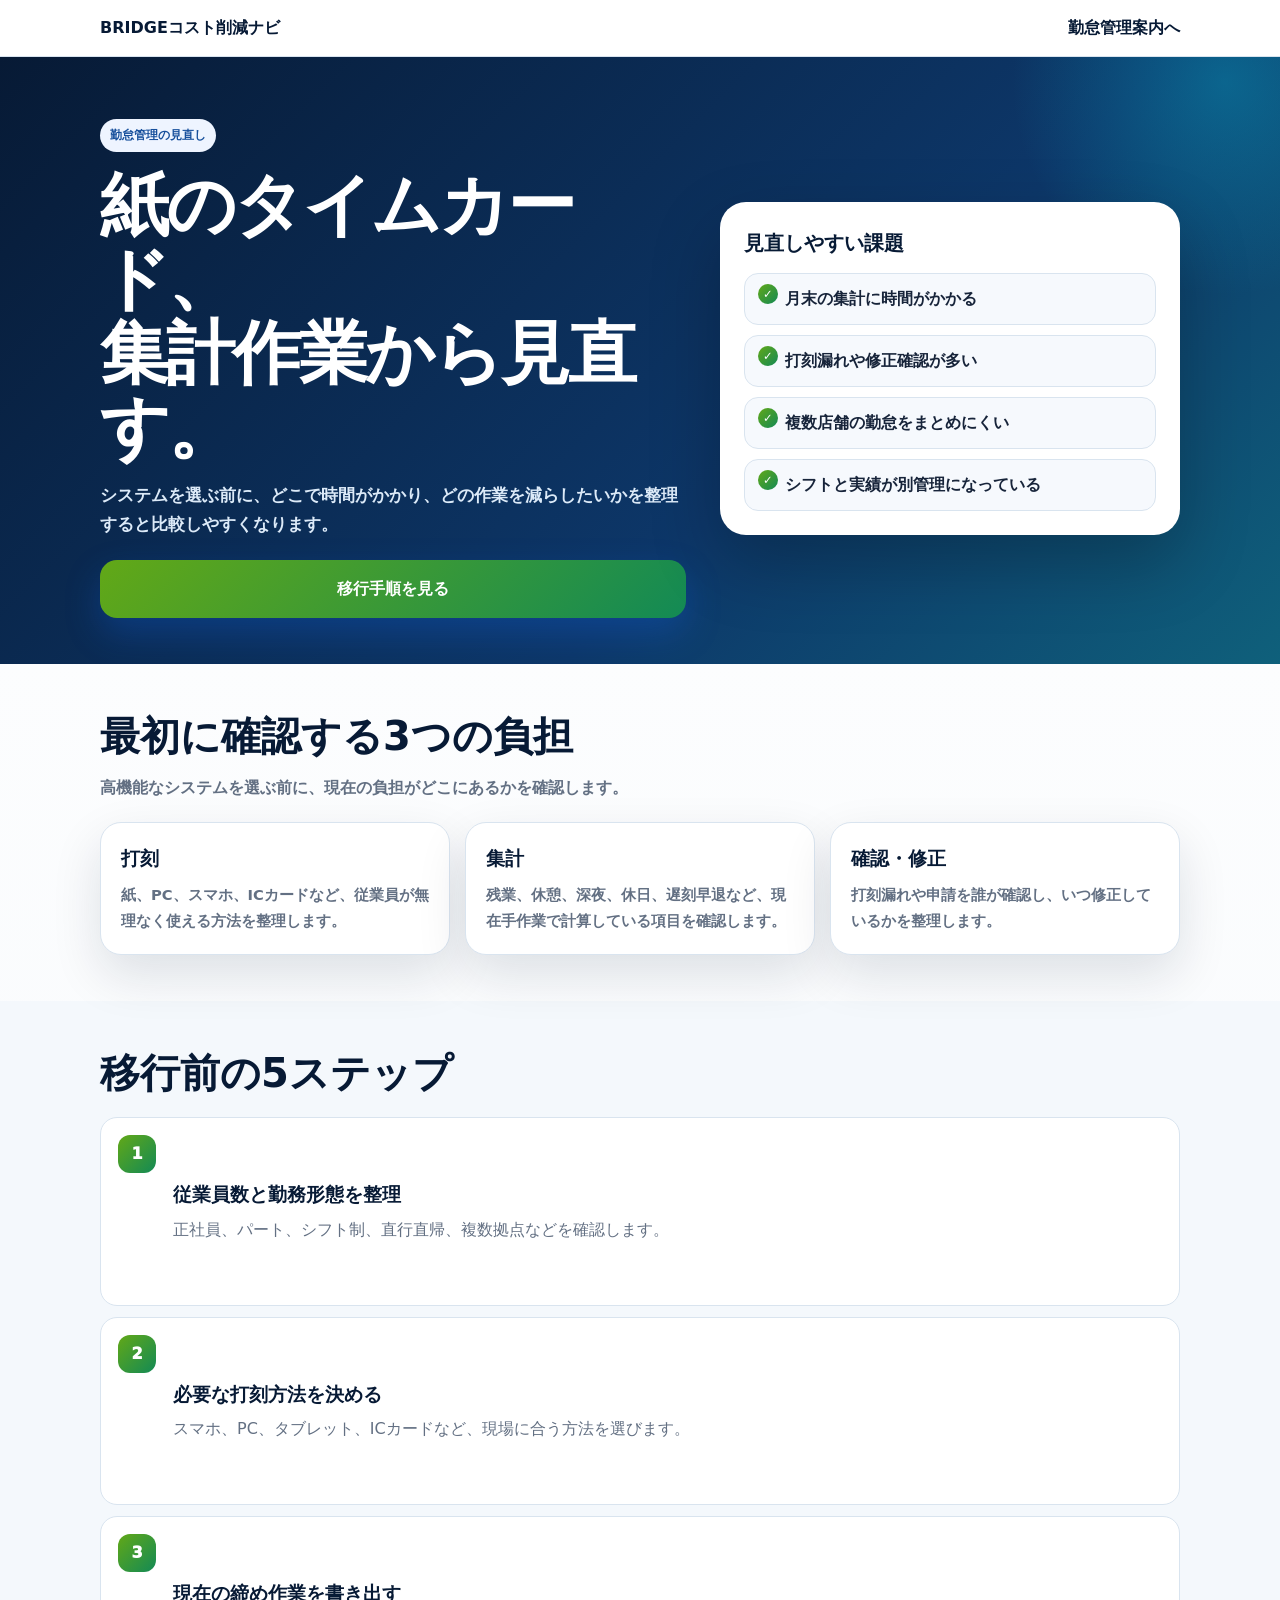
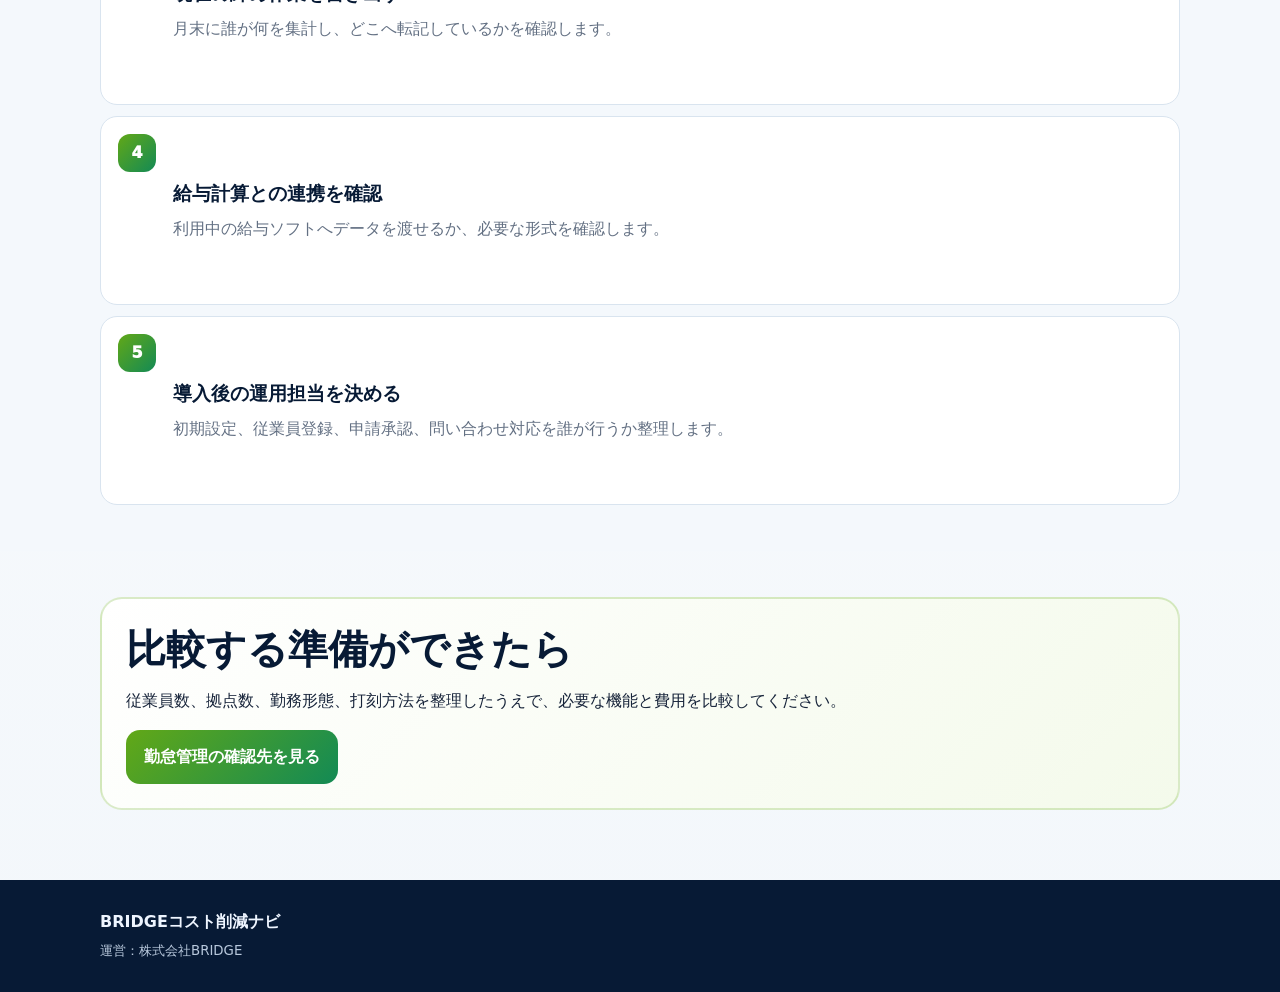
<file: attendance-paper-to-cloud.html>
<!doctype html>
<html lang="ja">
<head>
<meta charset="utf-8"><meta name="viewport" content="width=device-width,initial-scale=1">
<title>紙タイムカードから勤怠管理システムへ移行する前の確認項目｜BRIDGEコスト削減ナビ</title>
<meta name="description" content="紙タイムカードや表計算から勤怠管理システムへ移行する前に、従業員数、勤務形態、打刻方法、集計、給与連携、費用をどう整理するか解説します。">
<link rel="canonical" href="https://bridgecoltdhashimoto-commits.github.io/bridge-business-cost-nav/attendance-paper-to-cloud.html">
<meta property="og:title" content="紙タイムカードから勤怠管理システムへ移行する前に"><meta property="og:description" content="打刻・集計・シフト・給与連携の確認項目を整理します。"><meta property="og:type" content="article"><meta property="og:url" content="https://bridgecoltdhashimoto-commits.github.io/bridge-business-cost-nav/attendance-paper-to-cloud.html">
<link rel="stylesheet" href="assets/ad-lp.css?v=20260713-1"><style>:root{--accent:#62a817;--accent2:#138a55}.article-nav{padding:14px 0;border-bottom:1px solid var(--line);background:#fff}.article-nav .wrap{display:flex;justify-content:space-between;gap:12px}.article-nav a{text-decoration:none;font-weight:900;color:var(--navy)}.article{padding:46px 0}.article h2{color:var(--navy);font-size:clamp(1.65rem,3.7vw,2.5rem);line-height:1.3;margin:0 0 12px}.article>div>p{color:var(--muted);font-weight:700}.problem{display:grid;grid-template-columns:repeat(3,1fr);gap:15px;margin-top:20px}.problem .card h3{color:var(--navy);margin-bottom:7px}.steps{display:grid;gap:11px;margin-top:18px}.steps div{display:grid;grid-template-columns:42px 1fr;gap:13px;padding:17px;border:1px solid var(--line);border-radius:17px;background:#fff}.steps span{width:38px;height:38px;display:grid;place-items:center;border-radius:12px;color:#fff;font-weight:1000;background:linear-gradient(135deg,var(--accent),var(--accent2))}.steps h3{margin:0 0 4px;color:var(--navy)}.steps p{margin:0;color:var(--muted)}.next{padding:24px;border:2px solid rgba(98,168,23,.23);border-radius:22px;background:linear-gradient(135deg,#fff,#f4faeb)}.next a{display:inline-flex;margin-top:15px;padding:13px 18px;border-radius:14px;color:#fff;text-decoration:none;font-weight:1000;background:linear-gradient(135deg,var(--accent),var(--accent2))}@media(max-width:720px){.problem{grid-template-columns:1fr}}</style>
<script type="application/ld+json">{"@context":"https://schema.org","@type":"Article","headline":"紙タイムカードから勤怠管理システムへ移行する前の確認項目","author":{"@type":"Organization","name":"株式会社BRIDGE"},"publisher":{"@type":"Organization","name":"株式会社BRIDGE"},"mainEntityOfPage":"https://bridgecoltdhashimoto-commits.github.io/bridge-business-cost-nav/attendance-paper-to-cloud.html","dateModified":"2026-07-14"}</script>
</head><body>
<header class="article-nav"><div class="wrap"><a href="./">BRIDGEコスト削減ナビ</a><a href="timecard-guide.html">勤怠管理案内へ</a></div></header>
<main><section class="hero"><div class="wrap hero-grid"><div><span class="pr">勤怠管理の見直し</span><h1>紙のタイムカード、<br>集計作業から見直す。</h1><p>システムを選ぶ前に、どこで時間がかかり、どの作業を減らしたいかを整理すると比較しやすくなります。</p><a class="cta" href="#steps">移行手順を見る</a></div><aside class="hero-card"><h2>見直しやすい課題</h2><ul class="check"><li>月末の集計に時間がかかる</li><li>打刻漏れや修正確認が多い</li><li>複数店舗の勤怠をまとめにくい</li><li>シフトと実績が別管理になっている</li></ul></aside></div></section>
<section class="article"><div class="wrap"><h2>最初に確認する3つの負担</h2><p>高機能なシステムを選ぶ前に、現在の負担がどこにあるかを確認します。</p><div class="problem"><div class="card"><h3>打刻</h3><p>紙、PC、スマホ、ICカードなど、従業員が無理なく使える方法を整理します。</p></div><div class="card"><h3>集計</h3><p>残業、休憩、深夜、休日、遅刻早退など、現在手作業で計算している項目を確認します。</p></div><div class="card"><h3>確認・修正</h3><p>打刻漏れや申請を誰が確認し、いつ修正しているかを整理します。</p></div></div></div></section>
<section id="steps" class="article" style="background:var(--soft)"><div class="wrap"><h2>移行前の5ステップ</h2><div class="steps"><div><span>1</span><section><h3>従業員数と勤務形態を整理</h3><p>正社員、パート、シフト制、直行直帰、複数拠点などを確認します。</p></section></div><div><span>2</span><section><h3>必要な打刻方法を決める</h3><p>スマホ、PC、タブレット、ICカードなど、現場に合う方法を選びます。</p></section></div><div><span>3</span><section><h3>現在の締め作業を書き出す</h3><p>月末に誰が何を集計し、どこへ転記しているかを確認します。</p></section></div><div><span>4</span><section><h3>給与計算との連携を確認</h3><p>利用中の給与ソフトへデータを渡せるか、必要な形式を確認します。</p></section></div><div><span>5</span><section><h3>導入後の運用担当を決める</h3><p>初期設定、従業員登録、申請承認、問い合わせ対応を誰が行うか整理します。</p></section></div></div></div></section>
<section class="article"><div class="wrap"><div class="next"><h2>比較する準備ができたら</h2><p>従業員数、拠点数、勤務形態、打刻方法を整理したうえで、必要な機能と費用を比較してください。</p><a href="timecard-guide.html">勤怠管理の確認先を見る</a></div></div></section></main>
<footer><div class="wrap"><strong>BRIDGEコスト削減ナビ</strong><br><small>運営：株式会社BRIDGE</small></div></footer>
</body></html>
</file>
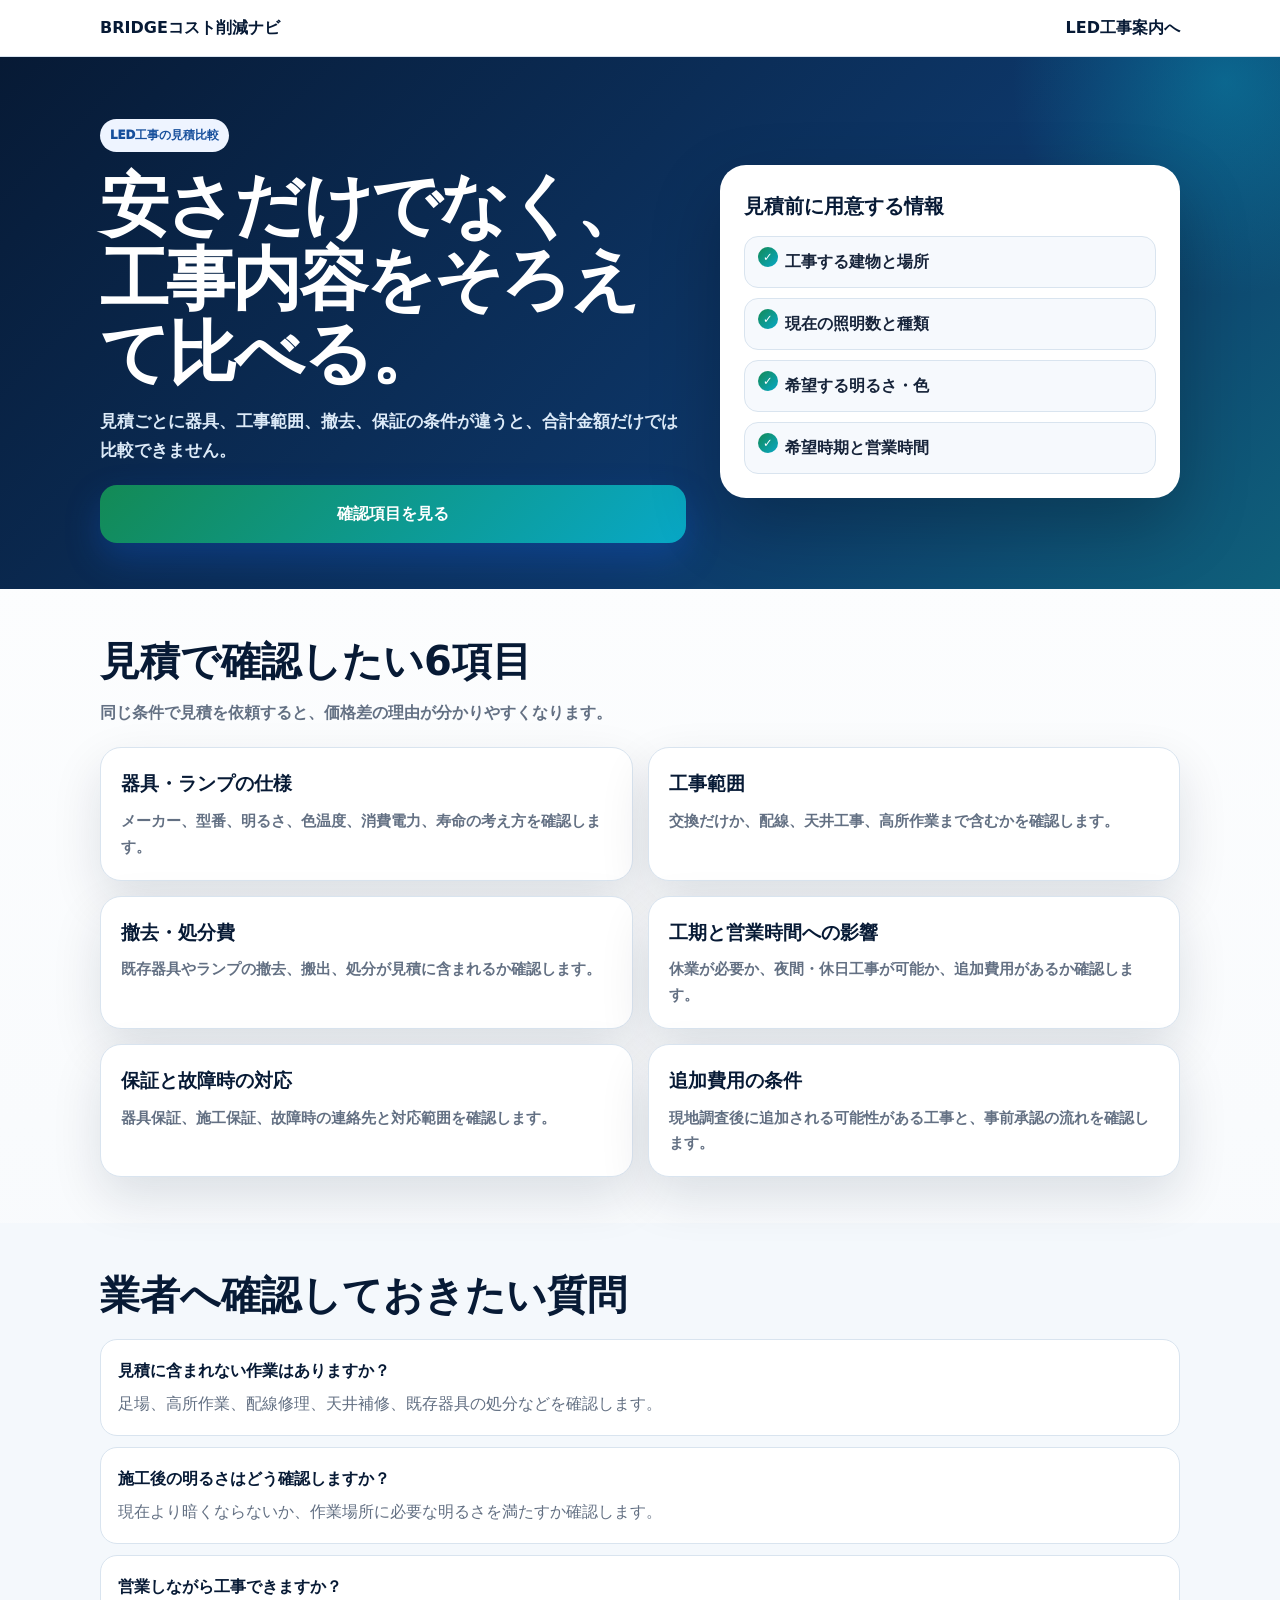
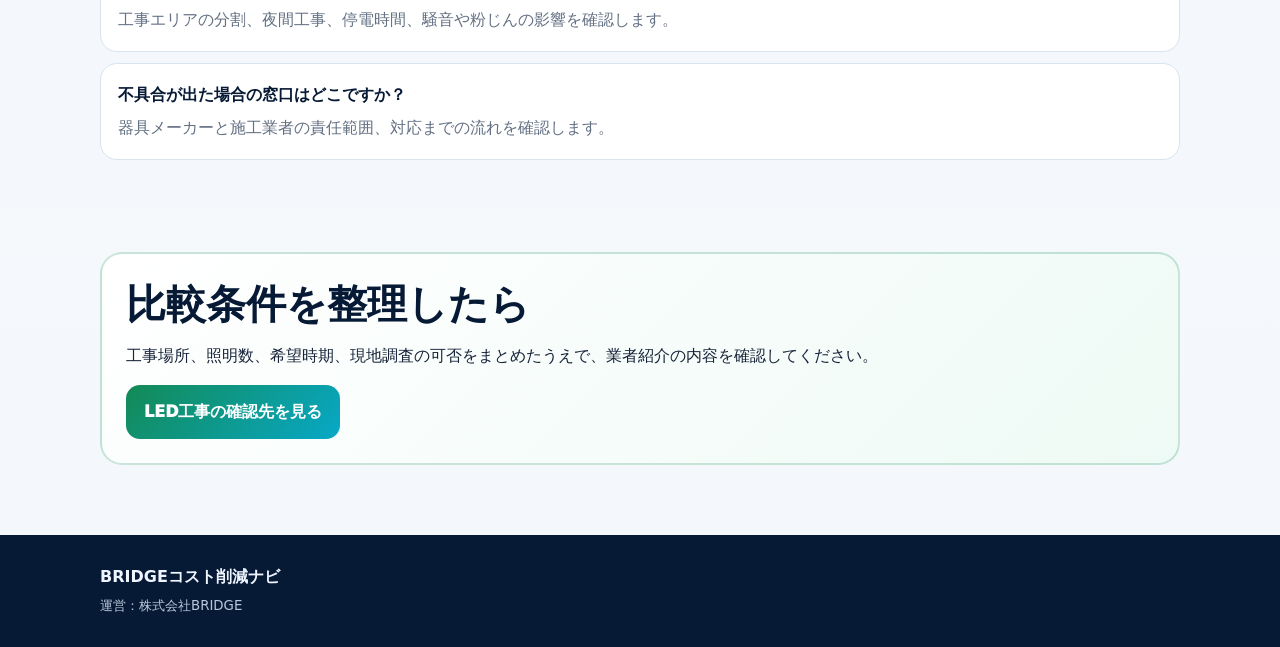
<file: led-estimate-checkpoints.html>
<!doctype html>
<html lang="ja">
<head>
<meta charset="utf-8"><meta name="viewport" content="width=device-width,initial-scale=1">
<title>LED工事の見積はどこを見る？比較前の確認項目｜BRIDGEコスト削減ナビ</title>
<meta name="description" content="店舗・事務所・工場のLED工事見積を比較するときに確認したい、工事範囲、器具、施工費、撤去費、保証、工期、現地調査のポイントを整理します。">
<link rel="canonical" href="https://bridgecoltdhashimoto-commits.github.io/bridge-business-cost-nav/led-estimate-checkpoints.html">
<meta property="og:title" content="LED工事の見積はどこを見る？"><meta property="og:description" content="価格だけでなく工事範囲、器具、保証、工期を比較します。"><meta property="og:type" content="article"><meta property="og:url" content="https://bridgecoltdhashimoto-commits.github.io/bridge-business-cost-nav/led-estimate-checkpoints.html">
<link rel="stylesheet" href="assets/ad-lp.css?v=20260713-1"><style>:root{--accent:#138a55;--accent2:#08a8c7}.article-nav{padding:14px 0;border-bottom:1px solid var(--line);background:#fff}.article-nav .wrap{display:flex;justify-content:space-between;gap:12px}.article-nav a{text-decoration:none;font-weight:900;color:var(--navy)}.article{padding:46px 0}.article h2{color:var(--navy);font-size:clamp(1.65rem,3.7vw,2.5rem);line-height:1.3;margin:0 0 12px}.article>div>p{color:var(--muted);font-weight:700}.checkpoints{display:grid;grid-template-columns:repeat(2,1fr);gap:15px;margin-top:20px}.checkpoints .card h3{color:var(--navy);margin-bottom:7px}.questions{display:grid;gap:11px;margin-top:18px}.questions div{padding:17px;border:1px solid var(--line);border-radius:17px;background:#fff}.questions b{display:block;color:var(--navy);margin-bottom:5px}.questions p{margin:0;color:var(--muted)}.next{padding:24px;border:2px solid rgba(19,138,85,.22);border-radius:22px;background:linear-gradient(135deg,#fff,#eefaf5)}.next a{display:inline-flex;margin-top:15px;padding:13px 18px;border-radius:14px;color:#fff;text-decoration:none;font-weight:1000;background:linear-gradient(135deg,var(--accent),var(--accent2))}@media(max-width:720px){.checkpoints{grid-template-columns:1fr}}</style>
<script type="application/ld+json">{"@context":"https://schema.org","@type":"Article","headline":"LED工事の見積はどこを見る？比較前の確認項目","author":{"@type":"Organization","name":"株式会社BRIDGE"},"publisher":{"@type":"Organization","name":"株式会社BRIDGE"},"mainEntityOfPage":"https://bridgecoltdhashimoto-commits.github.io/bridge-business-cost-nav/led-estimate-checkpoints.html","dateModified":"2026-07-14"}</script>
</head><body>
<header class="article-nav"><div class="wrap"><a href="./">BRIDGEコスト削減ナビ</a><a href="led-guide.html">LED工事案内へ</a></div></header>
<main><section class="hero"><div class="wrap hero-grid"><div><span class="pr">LED工事の見積比較</span><h1>安さだけでなく、<br>工事内容をそろえて比べる。</h1><p>見積ごとに器具、工事範囲、撤去、保証の条件が違うと、合計金額だけでは比較できません。</p><a class="cta" href="#points">確認項目を見る</a></div><aside class="hero-card"><h2>見積前に用意する情報</h2><ul class="check"><li>工事する建物と場所</li><li>現在の照明数と種類</li><li>希望する明るさ・色</li><li>希望時期と営業時間</li></ul></aside></div></section>
<section id="points" class="article"><div class="wrap"><h2>見積で確認したい6項目</h2><p>同じ条件で見積を依頼すると、価格差の理由が分かりやすくなります。</p><div class="checkpoints"><div class="card"><h3>器具・ランプの仕様</h3><p>メーカー、型番、明るさ、色温度、消費電力、寿命の考え方を確認します。</p></div><div class="card"><h3>工事範囲</h3><p>交換だけか、配線、天井工事、高所作業まで含むかを確認します。</p></div><div class="card"><h3>撤去・処分費</h3><p>既存器具やランプの撤去、搬出、処分が見積に含まれるか確認します。</p></div><div class="card"><h3>工期と営業時間への影響</h3><p>休業が必要か、夜間・休日工事が可能か、追加費用があるか確認します。</p></div><div class="card"><h3>保証と故障時の対応</h3><p>器具保証、施工保証、故障時の連絡先と対応範囲を確認します。</p></div><div class="card"><h3>追加費用の条件</h3><p>現地調査後に追加される可能性がある工事と、事前承認の流れを確認します。</p></div></div></div></section>
<section class="article" style="background:var(--soft)"><div class="wrap"><h2>業者へ確認しておきたい質問</h2><div class="questions"><div><b>見積に含まれない作業はありますか？</b><p>足場、高所作業、配線修理、天井補修、既存器具の処分などを確認します。</p></div><div><b>施工後の明るさはどう確認しますか？</b><p>現在より暗くならないか、作業場所に必要な明るさを満たすか確認します。</p></div><div><b>営業しながら工事できますか？</b><p>工事エリアの分割、夜間工事、停電時間、騒音や粉じんの影響を確認します。</p></div><div><b>不具合が出た場合の窓口はどこですか？</b><p>器具メーカーと施工業者の責任範囲、対応までの流れを確認します。</p></div></div></div></section>
<section class="article"><div class="wrap"><div class="next"><h2>比較条件を整理したら</h2><p>工事場所、照明数、希望時期、現地調査の可否をまとめたうえで、業者紹介の内容を確認してください。</p><a href="led-guide.html">LED工事の確認先を見る</a></div></div></section></main>
<footer><div class="wrap"><strong>BRIDGEコスト削減ナビ</strong><br><small>運営：株式会社BRIDGE</small></div></footer>
</body></html>
</file>
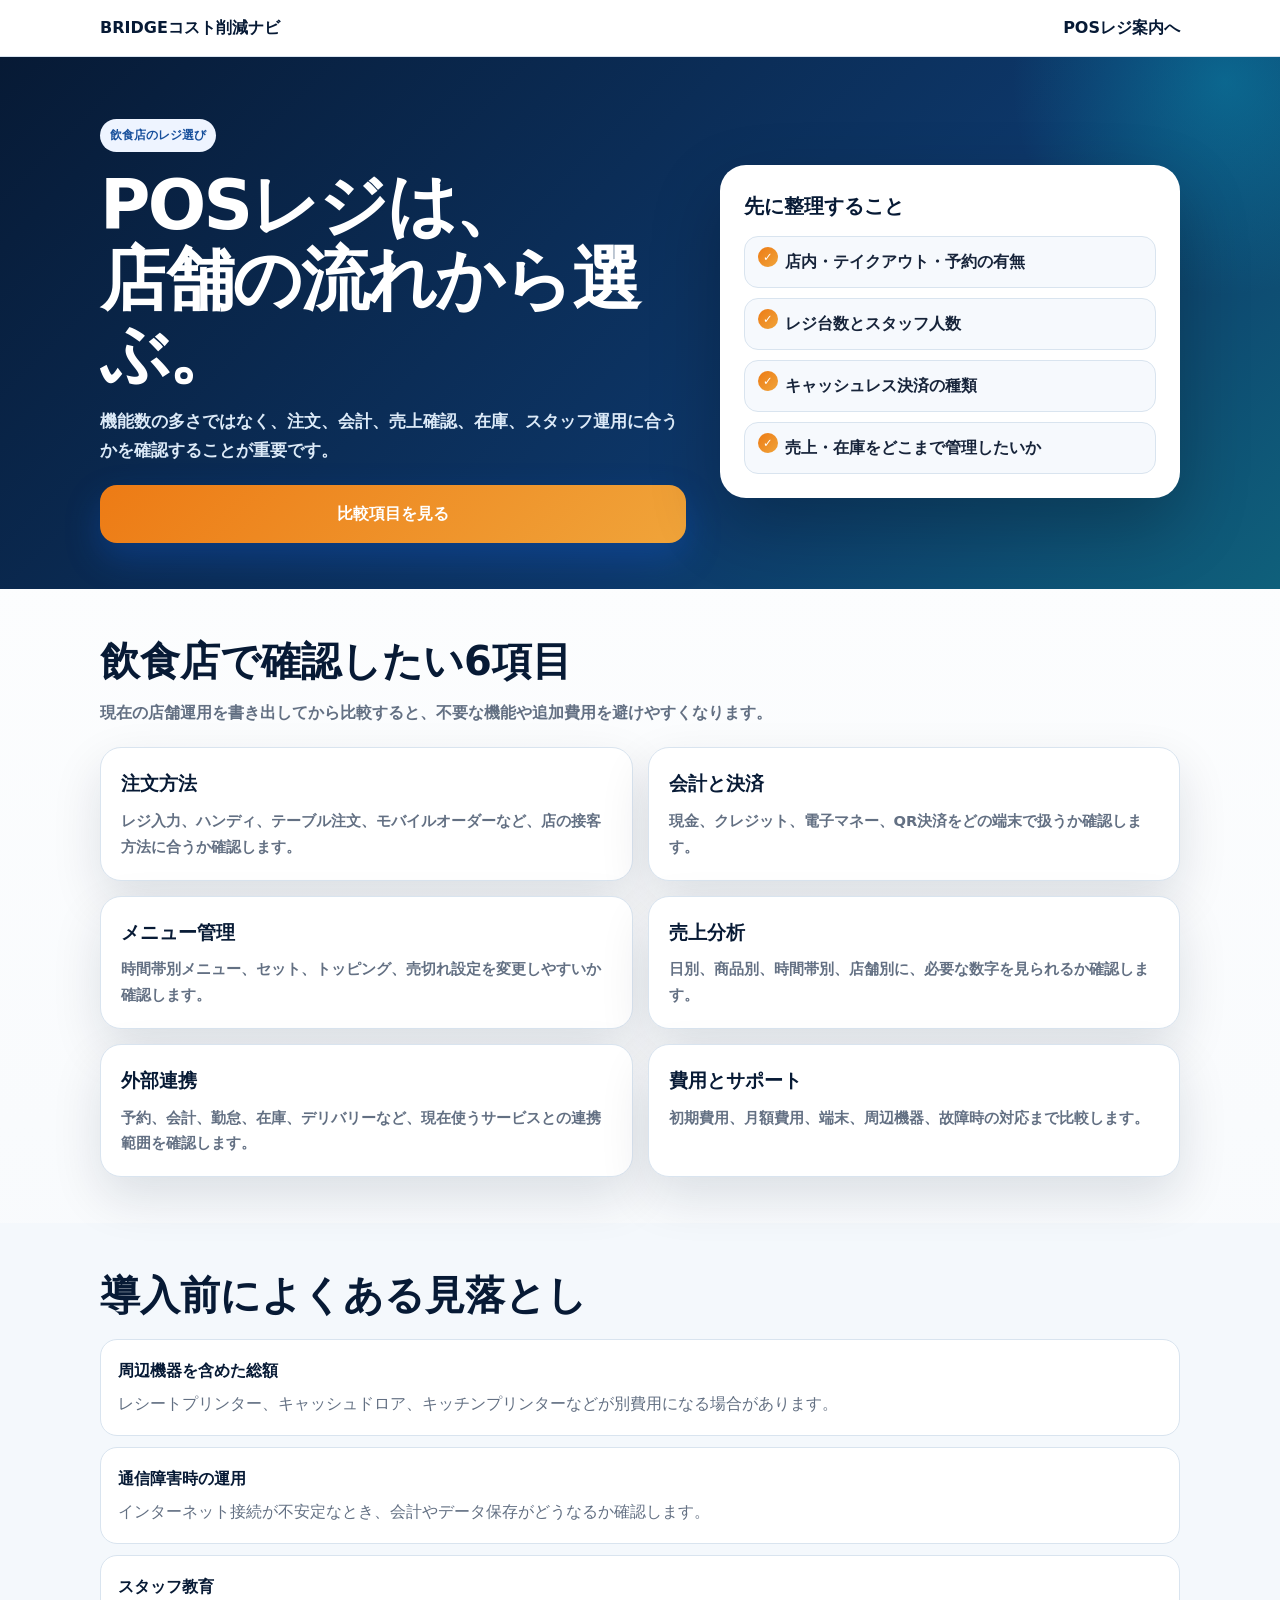
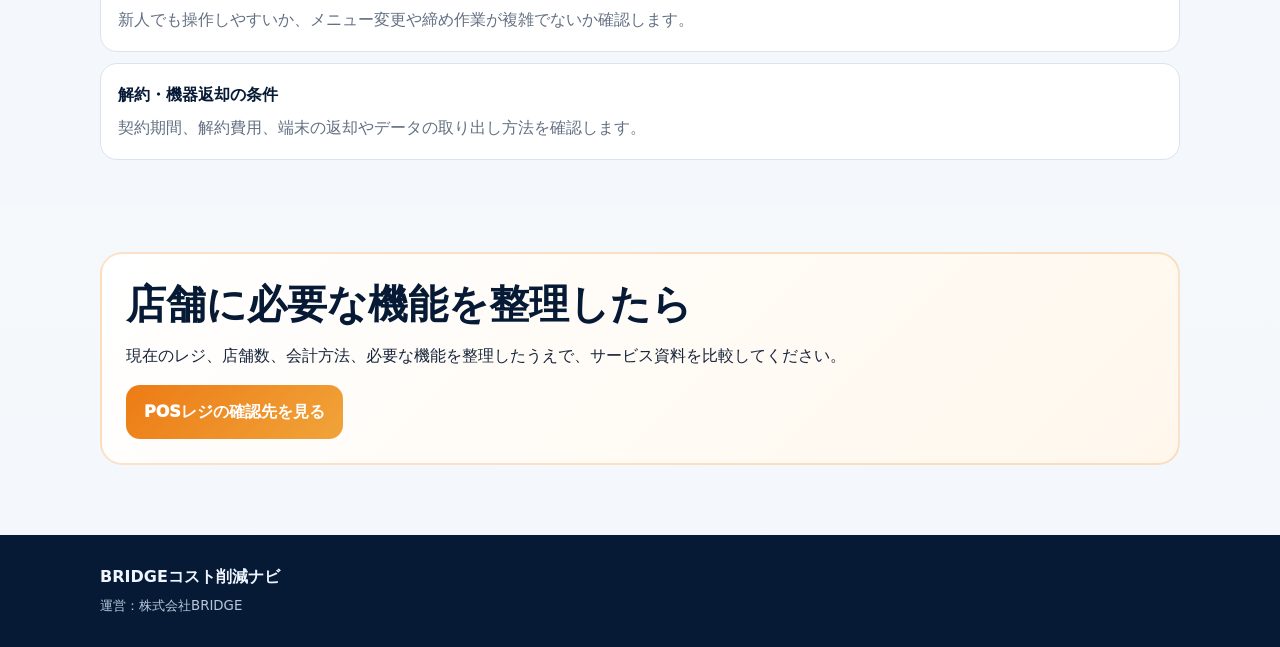
<file: restaurant-pos-selection.html>
<!doctype html>
<html lang="ja">
<head>
<meta charset="utf-8"><meta name="viewport" content="width=device-width,initial-scale=1">
<title>飲食店のPOSレジは何を比較する？選び方と確認項目｜BRIDGEコスト削減ナビ</title>
<meta name="description" content="飲食店でPOSレジを選ぶときに確認したい、注文方法、会計、売上分析、在庫、キャッシュレス、複数店舗管理、費用の比較ポイントを整理します。">
<link rel="canonical" href="https://bridgecoltdhashimoto-commits.github.io/bridge-business-cost-nav/restaurant-pos-selection.html">
<meta property="og:title" content="飲食店のPOSレジは何を比較する？"><meta property="og:description" content="店舗の運用に合うPOSレジを選ぶための確認項目を整理します。"><meta property="og:type" content="article"><meta property="og:url" content="https://bridgecoltdhashimoto-commits.github.io/bridge-business-cost-nav/restaurant-pos-selection.html">
<link rel="stylesheet" href="assets/ad-lp.css?v=20260713-1"><style>:root{--accent:#ed7b15;--accent2:#f0a43a}.article-nav{padding:14px 0;border-bottom:1px solid var(--line);background:#fff}.article-nav .wrap{display:flex;justify-content:space-between;gap:12px}.article-nav a{text-decoration:none;font-weight:900;color:var(--navy)}.article-body{padding:46px 0}.article-body h2{color:var(--navy);font-size:clamp(1.65rem,3.7vw,2.5rem);line-height:1.3;margin:0 0 12px}.article-body>div>p{color:var(--muted);font-weight:700}.compare{display:grid;grid-template-columns:repeat(2,1fr);gap:15px;margin-top:20px}.compare .card h3{color:var(--navy);margin-bottom:7px}.list{display:grid;gap:11px;margin-top:18px}.list div{padding:17px;border:1px solid var(--line);border-radius:17px;background:#fff}.list b{display:block;color:var(--navy);margin-bottom:5px}.list p{margin:0;color:var(--muted)}.next{padding:24px;border:2px solid rgba(237,123,21,.22);border-radius:22px;background:linear-gradient(135deg,#fff,#fff7ec)}.next a{display:inline-flex;margin-top:15px;padding:13px 18px;border-radius:14px;color:#fff;text-decoration:none;font-weight:1000;background:linear-gradient(135deg,var(--accent),var(--accent2))}@media(max-width:720px){.compare{grid-template-columns:1fr}}</style>
<script type="application/ld+json">{"@context":"https://schema.org","@type":"Article","headline":"飲食店のPOSレジは何を比較する？選び方と確認項目","author":{"@type":"Organization","name":"株式会社BRIDGE"},"publisher":{"@type":"Organization","name":"株式会社BRIDGE"},"mainEntityOfPage":"https://bridgecoltdhashimoto-commits.github.io/bridge-business-cost-nav/restaurant-pos-selection.html","dateModified":"2026-07-14"}</script>
</head><body>
<header class="article-nav"><div class="wrap"><a href="./">BRIDGEコスト削減ナビ</a><a href="pos-guide.html">POSレジ案内へ</a></div></header>
<main><section class="hero"><div class="wrap hero-grid"><div><span class="pr">飲食店のレジ選び</span><h1>POSレジは、<br>店舗の流れから選ぶ。</h1><p>機能数の多さではなく、注文、会計、売上確認、在庫、スタッフ運用に合うかを確認することが重要です。</p><a class="cta" href="#compare">比較項目を見る</a></div><aside class="hero-card"><h2>先に整理すること</h2><ul class="check"><li>店内・テイクアウト・予約の有無</li><li>レジ台数とスタッフ人数</li><li>キャッシュレス決済の種類</li><li>売上・在庫をどこまで管理したいか</li></ul></aside></div></section>
<section id="compare" class="article-body"><div class="wrap"><h2>飲食店で確認したい6項目</h2><p>現在の店舗運用を書き出してから比較すると、不要な機能や追加費用を避けやすくなります。</p><div class="compare"><div class="card"><h3>注文方法</h3><p>レジ入力、ハンディ、テーブル注文、モバイルオーダーなど、店の接客方法に合うか確認します。</p></div><div class="card"><h3>会計と決済</h3><p>現金、クレジット、電子マネー、QR決済をどの端末で扱うか確認します。</p></div><div class="card"><h3>メニュー管理</h3><p>時間帯別メニュー、セット、トッピング、売切れ設定を変更しやすいか確認します。</p></div><div class="card"><h3>売上分析</h3><p>日別、商品別、時間帯別、店舗別に、必要な数字を見られるか確認します。</p></div><div class="card"><h3>外部連携</h3><p>予約、会計、勤怠、在庫、デリバリーなど、現在使うサービスとの連携範囲を確認します。</p></div><div class="card"><h3>費用とサポート</h3><p>初期費用、月額費用、端末、周辺機器、故障時の対応まで比較します。</p></div></div></div></section>
<section class="article-body" style="background:var(--soft)"><div class="wrap"><h2>導入前によくある見落とし</h2><div class="list"><div><b>周辺機器を含めた総額</b><p>レシートプリンター、キャッシュドロア、キッチンプリンターなどが別費用になる場合があります。</p></div><div><b>通信障害時の運用</b><p>インターネット接続が不安定なとき、会計やデータ保存がどうなるか確認します。</p></div><div><b>スタッフ教育</b><p>新人でも操作しやすいか、メニュー変更や締め作業が複雑でないか確認します。</p></div><div><b>解約・機器返却の条件</b><p>契約期間、解約費用、端末の返却やデータの取り出し方法を確認します。</p></div></div></div></section>
<section class="article-body"><div class="wrap"><div class="next"><h2>店舗に必要な機能を整理したら</h2><p>現在のレジ、店舗数、会計方法、必要な機能を整理したうえで、サービス資料を比較してください。</p><a href="pos-guide.html">POSレジの確認先を見る</a></div></div></section></main>
<footer><div class="wrap"><strong>BRIDGEコスト削減ナビ</strong><br><small>運営：株式会社BRIDGE</small></div></footer>
</body></html>
</file>
<file: assets/ad-lp.css>
:root{--navy:#071a35;--blue:#1266e8;--cyan:#08a8c7;--ink:#17243a;--muted:#637083;--line:#d9e4ef;--soft:#f4f8fc;--white:#fff;--shadow:0 20px 50px rgba(7,26,53,.12);--accent:#1266e8;--accent2:#08a8c7}*{box-sizing:border-box;margin:0;padding:0}html{scroll-behavior:smooth}body{font-family:"Yu Gothic","Hiragino Kaku Gothic ProN","Meiryo",system-ui,sans-serif;color:var(--ink);background:linear-gradient(180deg,#fff 0%,#f3f7fb 100%);line-height:1.75}a{color:inherit}img{display:block;max-width:100%;height:auto}.wrap{width:min(1080px,92%);margin:auto}.topbar{background:#fff;border-bottom:1px solid var(--line)}.topbar .wrap{min-height:68px;display:flex;align-items:center;justify-content:space-between;gap:16px}.brand{font-weight:1000;color:var(--navy);letter-spacing:-.02em}.brand small{display:block;color:var(--muted);font-size:.7rem;letter-spacing:.08em}.pr{display:inline-flex;padding:6px 10px;border-radius:999px;background:#eef4ff;color:#164f9c;font-size:.74rem;font-weight:1000}.hero{position:relative;overflow:hidden;padding:62px 0 46px;color:#fff;background:linear-gradient(135deg,var(--navy),#0d3769 62%,#0f607b)}.hero:after{content:"";position:absolute;right:-160px;top:-190px;width:430px;height:430px;border-radius:50%;background:radial-gradient(circle,rgba(8,168,199,.38),transparent 70%)}.hero-grid{position:relative;z-index:1;display:grid;grid-template-columns:minmax(0,1.12fr) minmax(310px,.88fr);gap:34px;align-items:center}.hero h1{font-size:clamp(2.25rem,5.4vw,4.3rem);line-height:1.08;letter-spacing:-.04em;margin:16px 0}.hero p{color:#dceaf8;font-weight:700;font-size:1.05rem}.hero-card{background:#fff;color:var(--ink);border-radius:26px;padding:24px;box-shadow:0 28px 70px rgba(0,0,0,.24)}.hero-card h2{color:var(--navy);font-size:1.25rem;margin-bottom:12px}.check{list-style:none;display:grid;gap:10px}.check li{position:relative;padding:11px 12px 11px 40px;border-radius:14px;background:#f6f9fd;border:1px solid var(--line);font-weight:800}.check li:before{content:"✓";position:absolute;left:13px;top:10px;width:20px;height:20px;display:grid;place-items:center;border-radius:50%;color:#fff;background:linear-gradient(135deg,var(--accent),var(--accent2));font-size:.72rem}.cta{display:flex;align-items:center;justify-content:center;min-height:58px;margin-top:20px;padding:13px 18px;border-radius:17px;color:#fff;text-decoration:none;font-weight:1000;text-align:center;background:linear-gradient(135deg,var(--accent),var(--accent2));box-shadow:0 15px 35px rgba(18,102,232,.28)}section{padding:44px 0}.section-head{margin-bottom:22px}.eyebrow{display:inline-block;color:var(--accent);font-size:.76rem;font-weight:1000;letter-spacing:.13em;margin-bottom:7px}.section-head h2{font-size:clamp(1.7rem,3.8vw,2.65rem);line-height:1.25;color:var(--navy);margin-bottom:8px}.section-head p{color:var(--muted);font-weight:700;max-width:820px}.cards{display:grid;grid-template-columns:repeat(3,minmax(0,1fr));gap:16px}.card{background:#fff;border:1px solid var(--line);border-radius:21px;padding:20px;box-shadow:var(--shadow)}.card b{display:block;color:var(--navy);margin-bottom:7px}.card p,.card li{color:var(--muted);font-weight:700;font-size:.92rem}.card ul{padding-left:1.15em;display:grid;gap:7px}.ad-shell{background:#fff;border:1px solid var(--line);border-radius:26px;padding:24px;box-shadow:var(--shadow);text-align:center}.ad-label{display:inline-flex;padding:5px 9px;border-radius:999px;background:var(--navy);color:#fff;font-size:.7rem;font-weight:1000;margin-bottom:10px}.ad-title{display:block;color:var(--navy);font-size:1.08rem;font-weight:1000;margin-bottom:14px}.ad-banner{display:inline-flex;justify-content:center;max-width:100%;border-radius:15px;overflow:hidden;box-shadow:0 12px 28px rgba(7,26,53,.17);transition:.2s}.ad-banner:hover,.ad-banner:focus-visible{transform:translateY(-2px);outline:4px solid rgba(18,102,232,.16);outline-offset:4px}.ad-banner img{width:min(300px,100%);height:auto}.tracking{position:absolute!important;width:1px!important;height:1px!important;opacity:0!important;pointer-events:none!important}.note{margin-top:14px;padding:12px 14px;border-radius:14px;background:#fff8e8;border:1px solid #f1d18c;color:#6f5100;text-align:left;font-size:.84rem;font-weight:800}.flow{display:grid;grid-template-columns:repeat(3,minmax(0,1fr));gap:14px}.step{background:#fff;border:1px solid var(--line);border-radius:20px;padding:20px;box-shadow:0 12px 30px rgba(7,26,53,.08)}.step span{width:38px;height:38px;display:grid;place-items:center;border-radius:12px;background:linear-gradient(135deg,var(--navy),var(--accent));color:#fff;font-weight:1000;margin-bottom:10px}.step h3{color:var(--navy);margin-bottom:5px}.step p{color:var(--muted);font-size:.9rem;font-weight:700}.faq{display:grid;gap:10px}.faq details{background:#fff;border:1px solid var(--line);border-radius:18px;padding:15px 17px;box-shadow:0 10px 24px rgba(7,26,53,.07)}.faq summary{cursor:pointer;color:var(--navy);font-weight:1000}.faq p{padding-top:9px;color:var(--muted);font-weight:700}.legal{background:#fff;border:1px solid var(--line);border-radius:22px;padding:21px;box-shadow:0 12px 30px rgba(7,26,53,.08)}.legal h2{color:var(--navy);font-size:1.25rem;margin-bottom:9px}.legal ul{padding-left:1.2em;display:grid;gap:7px}.legal li{color:var(--muted);font-size:.9rem;font-weight:700}footer{background:var(--navy);color:#eef5ff;padding:28px 0;margin-top:24px}footer small{color:#b8c8dc}.sticky{display:none;position:fixed;left:10px;right:10px;bottom:10px;z-index:1000;padding:8px;border-radius:18px;background:rgba(255,255,255,.96);border:1px solid var(--line);box-shadow:0 18px 45px rgba(7,26,53,.25);backdrop-filter:blur(12px)}.sticky a{display:flex;align-items:center;justify-content:center;min-height:50px;border-radius:13px;color:#fff;text-decoration:none;font-weight:1000;background:linear-gradient(135deg,var(--accent),var(--accent2))}@media(max-width:820px){.hero-grid{grid-template-columns:1fr}.hero-card{order:-1}.cards,.flow{grid-template-columns:1fr}.hero{padding:34px 0 28px}.hero h1{font-size:2.35rem}.sticky{display:block}body{padding-bottom:80px}}
</file>
